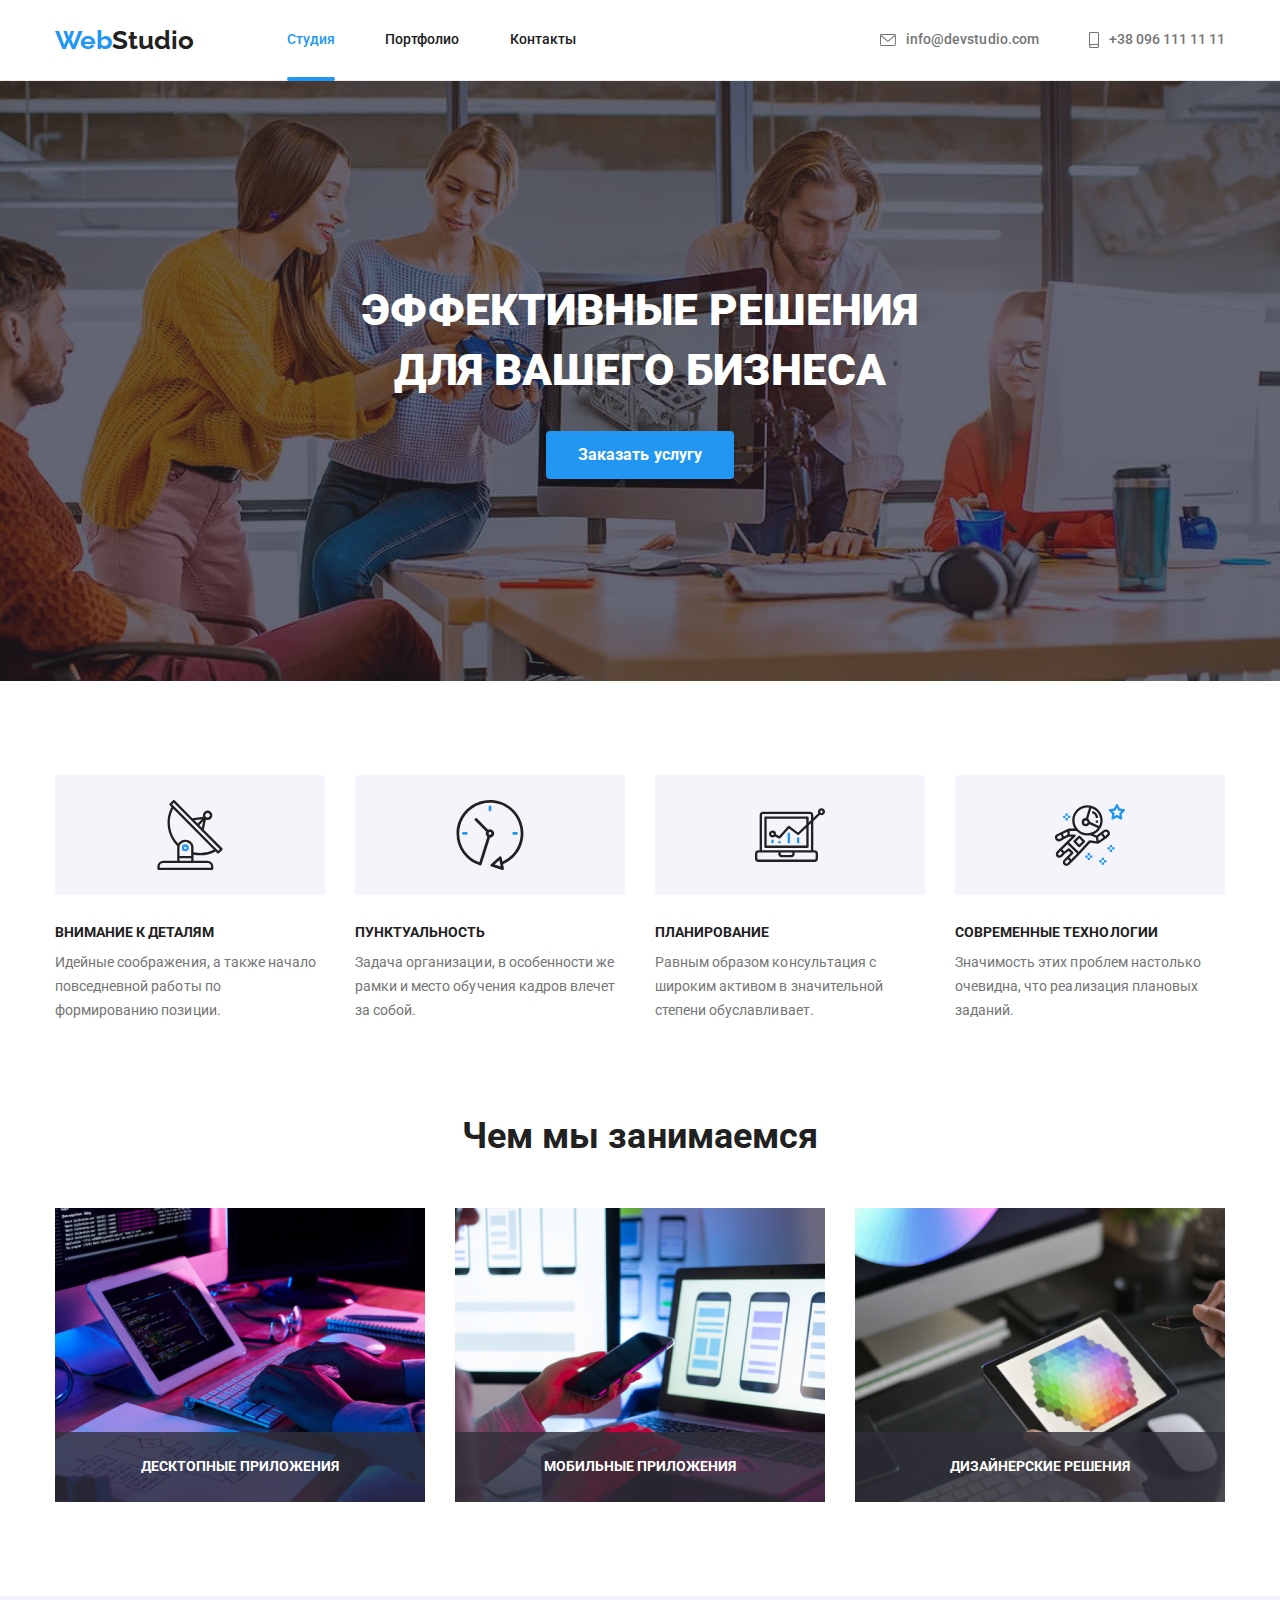
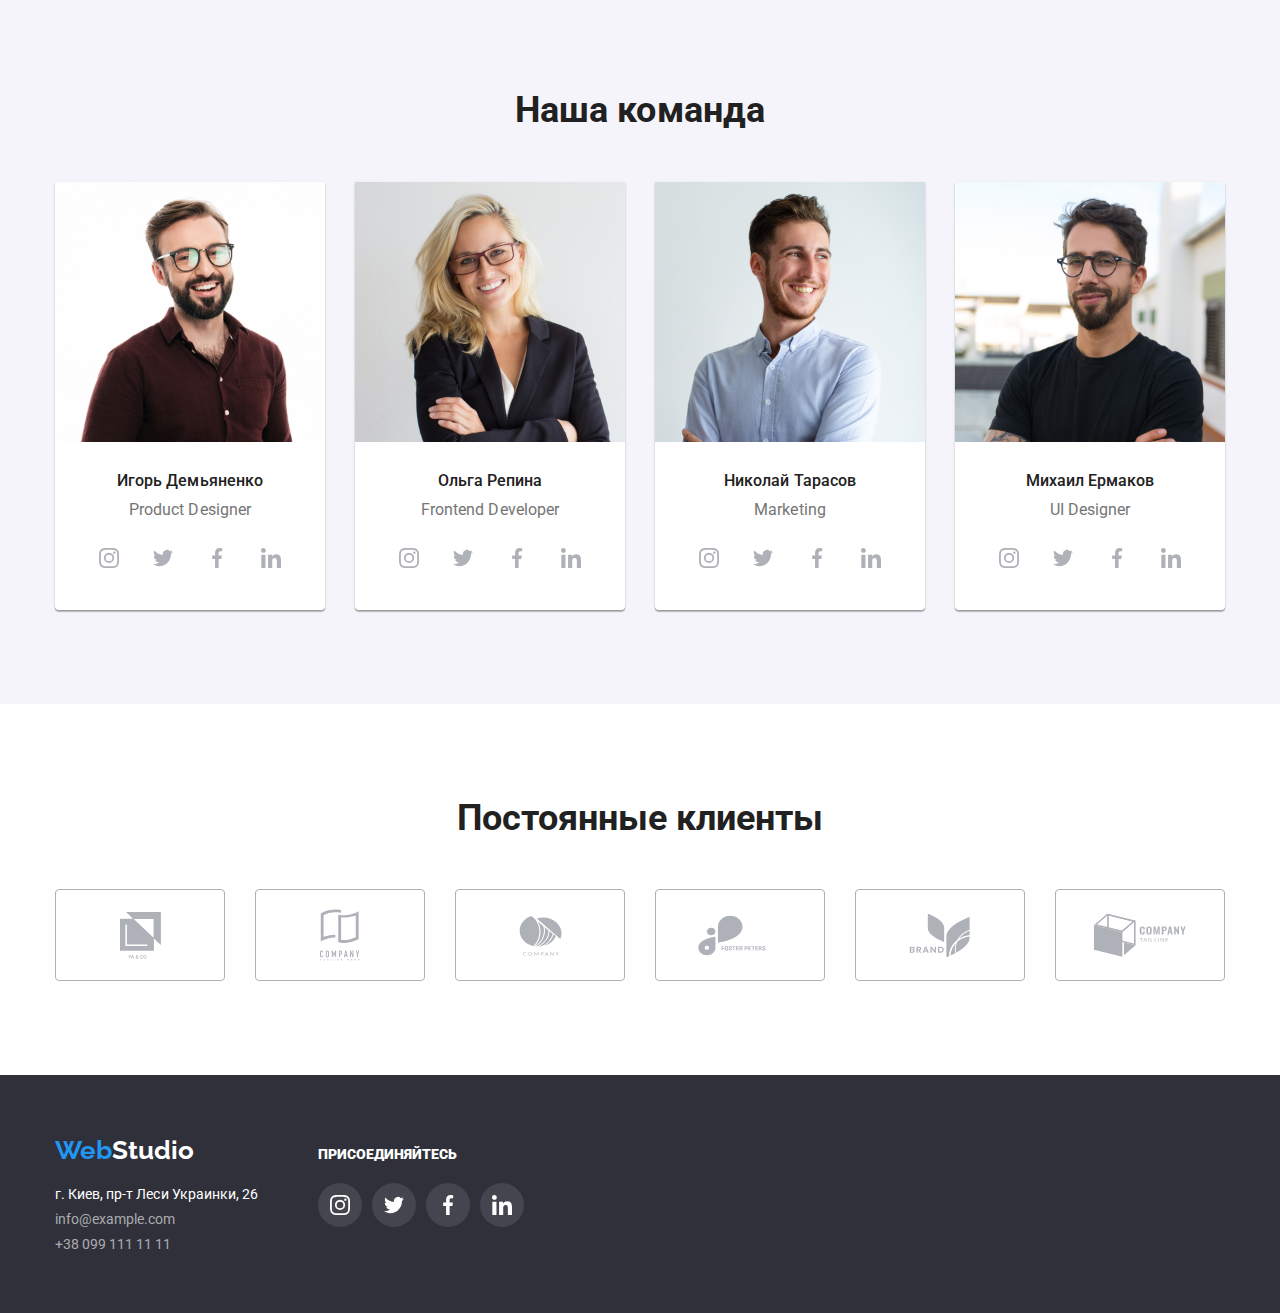
<file: index.html>
<!DOCTYPE html>
<html lang="ru">

<head>
	<meta charset="UTF-8" />
	<meta http-equiv="X-UA-Compatible" content="IE=edge" />
	<meta name="viewport" content="width=device-width, initial-scale=1.0" />
	<title>Студия</title>
	<link rel="preconnect" href="https://fonts.googleapis.com">
	<link rel="preconnect" href="https://fonts.gstatic.com" crossorigin>
	<link href="https://fonts.googleapis.com/css2?family=Raleway:wght@700&family=Roboto:wght@400;500;700;900&display=swap" rel="stylesheet">
	<link rel="stylesheet" href="https://cdnjs.cloudflare.com/ajax/libs/modern-normalize/1.1.0/modern-normalize.min.css">
	<link rel="stylesheet" href="./styles/styles.css" />
</head>

<body>
	<header class="header">
		<div class="conteiner section">
			<nav class="header-nav">
				<a href="./index.html" class="logo link"><span class="logo-web">Web</span>Studio</a>
				<ul class="site-nav list">
					<li class="item"><a href="./index.html" class="link current">Студия</a></li>
					<li class="item"><a href="./portfolio.html" class="link">Портфолио</a></li>
					<li class="item"><a href="#" class="link">Контакты</a></li>
				</ul>
			</nav>

			<ul class="cont-nav list">
				<li class="item">

					<a href="mailto:info@devstudio.com" class="link">
						<svg class="icon-contacts" width="16" height="12">
							<use href="./images/sprite.svg#mail-icon"></use>
						</svg>
						info@devstudio.com
					</a>
				</li>
				<li class="item"><a href="tel:+380961111111" class="link">
						<svg class="icon-contacts" width="10" height="16">
							<use href="./images/sprite.svg#phone-icon"></use>
						</svg>
						+38 096 111 11 11
					</a>
				</li>
			</ul>
		</div>
	</header>
	<main>
		<!--Hero block-->

		<section class="hero section">
			<div class="conteiner">
				<h1 class="title">Эффективные решения для вашего бизнеса</h1>
				<button type="button" class="button primary" data-modal-open>
					<div>
						<p>Заказать услугу</p>
					</div>
				</button>
			</div>


		</section>

		<!--benefits-->
		<section class="benefits section">
			<div class="conteiner">
				<h2 class="font-zero">Преимущества</h2>
				<ul class="benefits-list list">
					<li class="item icon-antenna">
						<h3 class="title">Внимание к деталям</h3>
						<p class="text">Идейные соображения, а также начало повседневной работы по формированию позиции.</p>
					</li>
					<li class="item icon-clock">
						<h3 class="title">Пунктуальность</h3>
						<p class="text">Задача организации, в особенности же рамки и место обучения кадров влечет за собой.</p>
					</li>
					<li class="item icon-diagram">
						<h3 class="title">Планирование</h3>
						<p class="text">Равным образом консультация с широким активом в значительной степени обуславливает.</p>
					</li>
					<li class="item icon-astronaut">
						<h3 class="title">Современные технологии</h3>
						<p class="text">Значимость этих проблем настолько очевидна, что реализация плановых заданий.</p>
					</li>
				</ul>
			</div>
		</section>

		<!--our work-->
		<section class="work section">
			<div class="conteiner">
				<h2 class="title">Чем мы занимаемся</h2>
				<ul class="work-list list">
					<li class="item">
						<div class="work-box"><img src="./images/box1.jpg" alt="разработчик печатает на клавиатуре код" width="370" height="300" />
							<p class="work-text text">Десктопные приложения</p>
						</div>
					</li>
					<li class="item">
						<div class="work-box">
							<img src="./images/box2.jpg" alt="адоптация для мобильных устройств" width="370" height="300" />
							<p class="work-text text">Мобильные приложения</p>
						</div>
					</li>
					<li class="item">
						<div class="work-box">
							<img src="./images/box3.jpg" alt="дизайнер рассматривает палитру цветов на планшете" width="370" height="300" />
							<p class="work-text text">Дизайнерские решения</p>
						</div>
					</li>
				</ul>
			</div>
		</section>

		<!--Team section-->
		<section class="team section">
			<div class="conteiner">
				<h2 class="title">Наша команда</h2>
				<ul class="team-list list">
					<li class="item">
						<img class="team-photo" src="./images/ihor-photo.jpg" alt="фото игоря демьяненко" width="270" height="260" />
						<h3 class="team-title title">Игорь Демьяненко</h3>
						<p class="text">Product Designer</p>
						<div class="social-conteiner">
							<ul class="social-list list">
								<li class="social-item">
									<a href="https://www.instagram.com/" class="social-link">
										<svg class="social-icon" width="20" height="20">
											<use href="./images/sprite.svg#instagram-icon">
											</use>
										</svg>
									</a>

								</li>
								<li class="social-item">
									<a href="https://twitter.com/" class="social-link">
										<svg class="social-icon" width="20" height="20">
											<use href="./images/sprite.svg#twitter-icon"></use>
										</svg>
									</a>

								</li>
								<li class="social-item"><a href="https://www.facebook.com/" class="social-link">
										<svg class="social-icon" width="20" height="20">
											<use href="./images/sprite.svg#facebook-icon"></use>
										</svg>
									</a>

								</li>
								<li class="social-item"><a href="https://www.linkedin.com/" class="social-link">
										<svg class="social-icon" width="20" height="20">
											<use href="./images/sprite.svg#linkedin-icon">
											</use>
										</svg>
									</a>

								</li>
							</ul>
						</div>
					</li>
					<li class="item">
						<img class="team-photo" src="./images/olga-photo.jpg" alt="фото иольги репиной" width="270" height="260" />
						<h3 class="team-title title">Ольга Репина</h3>
						<p class="text">Frontend Developer</p>
						<div class="social-conteiner">
							<ul class="social-list list">
								<li class="social-item">
									<a href="https://www.instagram.com/" class="social-link">
										<svg class="social-icon" width="20" height="20">
											<use href="./images/sprite.svg#instagram-icon">
											</use>
										</svg>
									</a>

								</li>
								<li class="social-item">
									<a href="https://twitter.com/" class="social-link">
										<svg class="social-icon" width="20" height="20">
											<use href="./images/sprite.svg#twitter-icon"></use>
										</svg>
									</a>

								</li>
								<li class="social-item"><a href="https://www.facebook.com/" class="social-link">
										<svg class="social-icon" width="20" height="20">
											<use href="./images/sprite.svg#facebook-icon"></use>
										</svg>
									</a>

								</li>
								<li class="social-item"><a href="https://www.linkedin.com/" class="social-link">
										<svg class="social-icon" width="20" height="20">
											<use href="./images/sprite.svg#linkedin-icon">
											</use>
										</svg>
									</a>

								</li>
							</ul>
						</div>
					</li>
					<li class="item">
						<img class="team-photo" src="./images/nikolay-photo.jpg" alt="фото николая тарасова" width="270" height="260" />
						<h3 class="team-title title">Николай Тарасов</h3>
						<p class="text">Marketing</p>
						<div class="social-conteiner">
							<ul class="social-list list">
								<li class="social-item">
									<a href="https://www.instagram.com/" class="social-link">
										<svg class="social-icon" width="20" height="20">
											<use href="./images/sprite.svg#instagram-icon">
											</use>
										</svg>
									</a>

								</li>
								<li class="social-item">
									<a href="https://twitter.com/" class="social-link">
										<svg class="social-icon" width="20" height="20">
											<use href="./images/sprite.svg#twitter-icon"></use>
										</svg>
									</a>

								</li>
								<li class="social-item"><a href="https://www.facebook.com/" class="social-link">
										<svg class="social-icon" width="20" height="20">
											<use href="./images/sprite.svg#facebook-icon"></use>
										</svg>
									</a>

								</li>
								<li class="social-item"><a href="https://www.linkedin.com/" class="social-link">
										<svg class="social-icon" width="20" height="20">
											<use href="./images/sprite.svg#linkedin-icon">
											</use>
										</svg>
									</a>

								</li>
							</ul>
						</div>
					</li>
					<li class="item">
						<img class="team-photo" src="./images/mikhail-photo.jpg" alt="фото михаила ермакова" width="270" height="260" />
						<h3 class="team-title title">Михаил Ермаков</h3>
						<p class="text">UI Designer</p>
						<div class="social-conteiner">
							<ul class="social-list list">
								<li class="social-item">
									<a href="https://www.instagram.com/" class="social-link">
										<svg class="social-icon" width="20" height="20">
											<use href="./images/sprite.svg#instagram-icon">
											</use>
										</svg>
									</a>

								</li>
								<li class="social-item">
									<a href="https://twitter.com/" class="social-link">
										<svg class="social-icon" width="20" height="20">
											<use href="./images/sprite.svg#twitter-icon"></use>
										</svg>
									</a>

								</li>
								<li class="social-item"><a href="https://www.facebook.com/" class="social-link">
										<svg class="social-icon" width="20" height="20">
											<use href="./images/sprite.svg#facebook-icon"></use>
										</svg>
									</a>

								</li>
								<li class="social-item"><a href="https://www.linkedin.com/" class="social-link">
										<svg class="social-icon" width="20" height="20">
											<use href="./images/sprite.svg#linkedin-icon">
											</use>
										</svg>
									</a>

								</li>
							</ul>
						</div>
					</li>
				</ul>
			</div>
		</section>

		<!-- Clients -->
		<section class="clients section">
			<div class="conteiner">
				<h2 class="title">Постоянные клиенты</h2>
				<ul class="client-list list">
					<li class="client-item">
						<svg class="clients-icon" width="41px" height="47px">
							<use href="./images/sprite.svg#company-icon-1"></use>
						</svg>
					</li>
					<li class="client-item">
						<svg class="clients-icon" width="40" height="52">
							<use href="./images/sprite.svg#company-icon-2"></use>
						</svg>
					</li>
					<li class="client-item">
						<svg class="clients-icon" width="43" height="41">
							<use href="./images/sprite.svg#company-icon-3"></use>
						</svg>
					</li>
					<li class="client-item">
						<svg class="clients-icon" width="84" height="41">
							<use href="./images/sprite.svg#company-icon-4"></use>
						</svg>
					</li>
					<li class="client-item">
						<svg class="clients-icon" width="62" height="45">
							<use href="./images/sprite.svg#company-icon-5"></use>
						</svg>
					</li>
					<li class="client-item">
						<svg class="clients-icon" width="94" height="44">
							<use href="./images/sprite.svg#company-icon-6"></use>
						</svg>
					</li>
				</ul>
			</div>
		</section>

	</main>
	<footer class="footer">

		<div class="conteiner">
			<div class="address-conteiner">
				<a href="./index.html" class="logo link"><span class="logo-web">Web</span><span class="logo-studio">Studio</span></a>
				<address class="address">
					<ul class="list">
						<li class="address-item"><a href="#" class="address-link">г. Киев, пр-т Леси Украинки, 26</a></li>
						<li class="address-mail"><a href="mailto:info@example.com" class="link">info@example.com</a></li>
						<li><a href="tel:+380991111111" class="link">+38 099 111 11 11</a></li>
					</ul>
				</address>
			</div>
			<div class="footer-social">
				<p class="title"><strong>присоединяйтесь</strong></p>
				<ul class="social-list list">
					<li class="social-item">
						<a href="https://www.instagram.com/" class="social-link">
							<svg class="social-icon" width="20" height="20">
								<use href="./images/sprite.svg#instagram-icon">
								</use>
							</svg>
						</a>

					</li>
					<li class="social-item">
						<a href="https://twitter.com/" class="social-link">
							<svg class="social-icon" width="20" height="20">
								<use href="./images/sprite.svg#twitter-icon"></use>
							</svg>
						</a>

					</li>
					<li class="social-item"><a href="https://www.facebook.com/" class="social-link">
							<svg class="social-icon" width="20" height="20">
								<use href="./images/sprite.svg#facebook-icon"></use>
							</svg>
						</a>

					</li>
					<li class="social-item"><a href="https://www.linkedin.com/" class="social-link">
							<svg class="social-icon" width="20" height="20">
								<use href="./images/sprite.svg#linkedin-icon">
								</use>
							</svg>
						</a>

					</li>
				</ul>
			</div>
		</div>
		</div>


	</footer>

	<div class="backdrop is-hidden" data-modal>
		<div class="modal">
			<button class="close-btn button" data-modal-close>
				<svg class=icon-close width="18" height="18">
					<use href="./images/sprite.svg#close-icon"></use>
				</svg></button>
		</div>
	</div>
	<script src="./js/modal.js"></script>
</body>

</html>
</file>
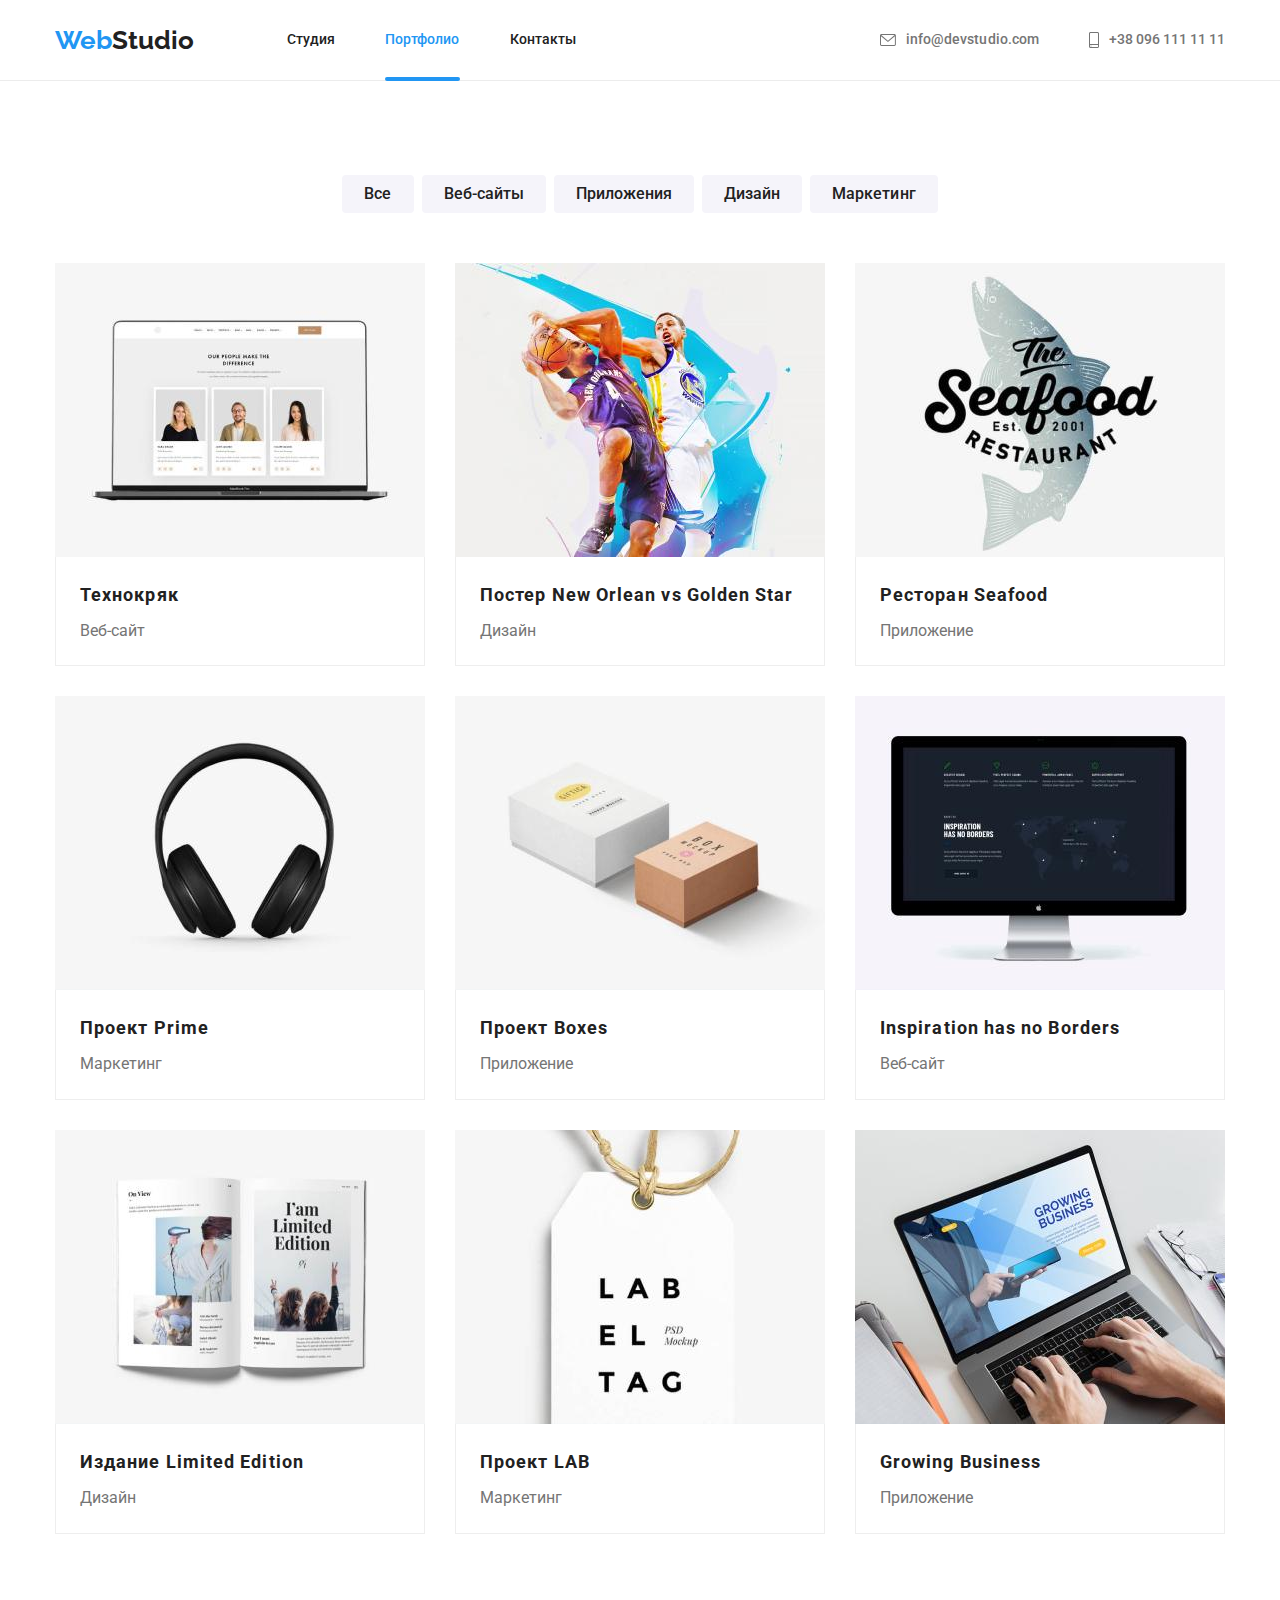
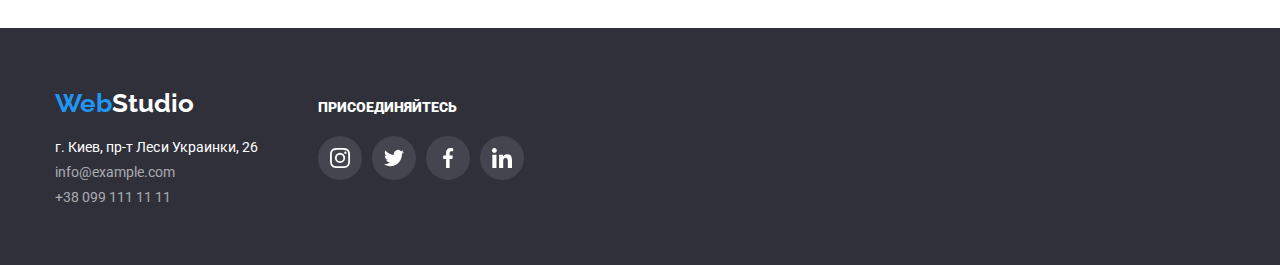
<file: portfolio.html>
<!DOCTYPE html>
<html lang="ru">

<head>
	<meta charset="UTF-8" />
	<meta http-equiv="X-UA-Compatible" content="IE=edge" />
	<meta name="viewport" content="width=device-width, initial-scale=1.0" />
	<title>Портфолио</title>
	<link rel="preconnect" href="https://fonts.googleapis.com">
	<link rel="preconnect" href="https://fonts.gstatic.com" crossorigin>
	<link href="https://fonts.googleapis.com/css2?family=Raleway:wght@700&family=Roboto:wght@400;500;700;900&display=swap" rel="stylesheet">
	<link rel="stylesheet" href="https://cdnjs.cloudflare.com/ajax/libs/modern-normalize/1.1.0/modern-normalize.min.css">
	<link rel="stylesheet" href="./styles/styles.css" />
</head>

<body>
	<header class="header">
		<div class="conteiner section">
			<nav class="header-nav">
				<a href="./index.html" class="logo link"><span class="logo-web">Web</span>Studio</a>
				<ul class="site-nav list">
					<li class="item"><a href="./index.html" class="link">Студия</a></li>
					<li class="item"><a href="./portfolio.html" class="link current">Портфолио</a></li>
					<li class="item"><a href="#" class="link">Контакты</a></li>
				</ul>
			</nav>

			<ul class="cont-nav list">
				<li class="item">

					<a href="mailto:info@devstudio.com" class="link">
						<svg class="icon-contacts" width="16" height="12">
							<use href="./images/sprite.svg#mail-icon"></use>
						</svg>
						info@devstudio.com
					</a>
				</li>
				<li class="item"><a href="tel:+380961111111" class="link">
						<svg class="icon-contacts" width="10" height="16">
							<use href="./images/sprite.svg#phone-icon"></use>
						</svg>
						+38 096 111 11 11
					</a>
				</li>
			</ul>
		</div>
	</header>
	<main>
		<section class="exempl section">
			<div class="conteiner">
				<h1 class="font-zero">Примеры работ</h1>
				<ul class="filtr-list list">
					<li class="item"><button type="button" class="button">Все</button></li>
					<li class="item"><button type="button" class="button">Веб-сайты</button></li>
					<li class="item"><button type="button" class="button">Приложения</button></li>
					<li class="item"><button type="button" class="button">Дизайн</button></li>
					<li class="item"><button type="button" class="button">Маркетинг</button></li>
				</ul>

				<ul class="project-list list">
					<li class="item ">
						<a href="#" class="link">
							<div class="project-tumb">
								<img src="./images/technocryak.jpg" alt="пример проекта технокряк" width="370" />
								<div class="overlay">
									<p class="tumb-text">Ресурс предлагает комплексные предложения с разным уровнем функционала и сервисов. Все это
										позволит посетителю получить исчерпывающие сведения о компании или частном лице.</p>
								</div>

							</div>


							<div class="card-info">
								<h2 class="title">Технокряк</h2>
								<p class="text">Веб-сайт</p>
							</div>
						</a>
					</li>
					<li class="item">
						<a href="#" class="link">
							<div class="project-tumb">
								<img src="./images/new-orlean.jpg" alt="дизайн постера нью орлеан против голден стар" width="370" />
								<div class="overlay">
									<p class="tumb-text"></p>
								</div>

							</div>
							<div class="card-info">
								<h2 class="title">Постер New Orlean vs Golden Star</h2>
								<p class="text">Дизайн</p>
							</div>
						</a>
					</li>
					<li class="item">
						<a href="#" class="link">
							<div class="project-tumb">
								<img src="./images/seafood.jpg" alt="пример дизайна приложения для ресторана си фуд" width="370" />
								<div class="overlay">
									<p class="tumb-text"></p>
								</div>

							</div>
							<div class="card-info">
								<h2 class="title">Ресторан Seafood</h2>
								<p class="text">Приложение</p>
							</div>
						</a>
					</li>
					<li class="item">
						<a href="#" class="link">
							<div class="project-tumb">
								<img src="./images/prime.jpg" alt="пример проекта по маркетингу прайм" width="370" />
								<div class="overlay">
									<p class="tumb-text"></p>
								</div>

							</div>
							<div class="card-info">
								<h2 class="title">Проект Prime</h2>
								<p class="text">Маркетинг</p>
							</div>
						</a>
					</li>
					<li class="item">
						<a href="#" class="link">
							<div class="project-tumb">
								<img src="./images/boxes.jpg" alt="пример дизайна приложения боксэс" width="370" />
								<div class="overlay">
									<p class="tumb-text"></p>
								</div>

							</div>
							<div class="card-info">
								<h2 class="title">Проект Boxes</h2>
								<p class="text">Приложение</p>
							</div>
						</a>
					</li>
					<li class="item">
						<a href="#" class="link">
							<div class="project-tumb">
								<img src="./images/borders.jpg" alt="пример дизайна веб сайта инспарейшен но хэс бордер" width="370" />
								<div class="overlay">
									<p class="tumb-text"></p>
								</div>

							</div>
							<div class="card-info">
								<h2 class="title">Inspiration has no Borders</h2>
								<p class="text">Веб-сайт</p>
							</div>
						</a>
					</li>
					<li class="item">
						<a href="#" class="link">
							<div class="project-tumb">
								<img src="./images/limited-edition.jpg" alt="пример дизайна издания лимитед эдишн" width="370" />
								<div class="overlay">
									<p class="tumb-text"></p>
								</div>

							</div>
							<div class="card-info">
								<h2 class="title">Издание Limited Edition</h2>
								<p class="text">Дизайн</p>
							</div>
						</a>
					</li>
					<li class="item">
						<a href="#" class="link">
							<div class="project-tumb">
								<img src="./images/lab.jpg" alt="пример проекта по маркетингу лаб" width="370" />
								<div class="overlay">
									<p class="tumb-text"></p>
								</div>

							</div>
							<div class="card-info">
								<h2 class="title">Проект LAB</h2>
								<p class="text">Маркетинг</p>
							</div>
						</a>
					</li>
					<li class="item">
						<a href="#" class="link">
							<div class="project-tumb">
								<img src="./images/growing-business.jpg" alt="пример дизайна приложения гроуинг бизнес" width="370" />
								<div class="overlay">
									<p class="tumb-text"></p>
								</div>

							</div>
							<div class="card-info">
								<h2 class="title">Growing Business</h2>
								<p class="text">Приложение</p>
							</div>
						</a>
					</li>
				</ul>
			</div>
		</section>
	</main>
	<footer class="footer">

		<div class="conteiner">
			<div class="address-conteiner">
				<a href="./index.html" class="logo link"><span class="logo-web">Web</span><span class="logo-studio">Studio</span></a>
				<address class="address">
					<ul class="list">
						<li class="address-item"><a href="#" class="address-link">г. Киев, пр-т Леси Украинки, 26</a></li>
						<li class="address-mail"><a href="mailto:info@example.com" class="link">info@example.com</a></li>
						<li><a href="tel:+380991111111" class="link">+38 099 111 11 11</a></li>
					</ul>
				</address>
			</div>
			<div class="footer-social">
				<p class="title"><strong>присоединяйтесь</strong></p>
				<ul class="social-list list">
					<li class="social-item">
						<a href="https://www.instagram.com/" class="social-link">
							<svg class="social-icon" width="20" height="20">
								<use href="./images/sprite.svg#instagram-icon">
								</use>
							</svg>
						</a>

					</li>
					<li class="social-item">
						<a href="https://twitter.com/" class="social-link">
							<svg class="social-icon" width="20" height="20">
								<use href="./images/sprite.svg#twitter-icon"></use>
							</svg>
						</a>

					</li>
					<li class="social-item"><a href="https://www.facebook.com/" class="social-link">
							<svg class="social-icon" width="20" height="20">
								<use href="./images/sprite.svg#facebook-icon"></use>
							</svg>
						</a>

					</li>
					<li class="social-item"><a href="https://www.linkedin.com/" class="social-link">
							<svg class="social-icon" width="20" height="20">
								<use href="./images/sprite.svg#linkedin-icon">
								</use>
							</svg>
						</a>

					</li>
				</ul>
			</div>
		</div>
		</div>


	</footer>
</body>

</html>
</file>
<file: styles/styles.css>
:root {
	--accent-color: #2196f3;
	--primary-text-color: #212121;
	--secondary-text-color: #757575;
	--secondary-text-white: #ffffff;
	--primary-bg-white: #ffffff;
	--secondary-bg-grey: #f5f4fa;
	--secondary-bg-black: #2f303a;
	--border-card-colour: #eeeeee;
	--border-header-colour: #ececec;
	--primary-icon-colour: #afb1b8;
	--footer-bg-icon: rgba(255, 255, 255, 0.1);
}
html {
	box-sizing: border-box;
}
*,
*::after,
*::before {
	box-sizing: inherit;
}
h1,
h2,
h3,
h4,
h5,
h6,
p {
	margin: 0;
}

body {
	font-family: Roboto, sans-serif;
	font-size: 14px;
	background-color: var(--primary-bg-white);
	color: var(--primary-text-color);
	letter-spacing: 0.03px;
}

img {
	display: block;
	max-width: 100%;
	height: auto;
}
/* УТИЛИТЫ */

.section {
	padding-top: 94px;
	padding-bottom: 94px;
}

.conteiner {
	width: 1200px;
	margin: 0 auto;
	padding: 0px 15px;
}

.list {
	list-style: none;
	font-style: normal;
	padding-left: 0;
	margin: 0;
}

.link {
	display: block;
	text-decoration: none;
	color: inherit;
	outline: none;
}
.current {
	color: var(--accent-color);
}

.title {
	color: var(--primary-text-color);
	font-weight: 700;
	line-height: 1.16;
}

.button {
	font-family: Roboto, sans-serif;
	color: var(--primary-text-color);
	background-color: var(--secondary-bg-grey);
	cursor: pointer;
	border: none;
	text-align: center;
	outline: none;
}
.font-zero {
	position: absolute;
	width: 1px;
	height: 1px;
	overflow: hidden;
	opacity: 0;
	margin-top: -1px;
}

.text {
	color: var(--secondary-text-color);
}
/* HEADER */

.header {
	border-bottom: 1px solid var(--border-header-colour);
}
.header .conteiner {
	display: flex;
}
.logo {
	font-family: Raleway, sans-serif;
	font-weight: 700;
	font-size: 26px;
	line-height: 1.19;
}

.logo-web {
	color: var(--accent-color);
}

.site-nav,
.cont-nav,
.header-nav {
	letter-spacing: 0.02px;
	display: flex;
	align-items: center;
}

.site-nav {
	font-weight: 500;
	line-height: 1.14;
	margin-left: 93px;
}

.icon-contacts {
	margin-right: 10px;
	fill: currentColor;
}

.site-nav .link:hover,
.site-nav .link:focus {
	color: var(--accent-color);
}

.site-nav .link,
.cont-nav .link {
	display: flex;
	padding: 32px 0;
	align-items: center;
	position: relative;
	transition-property: color;
	transition-duration: 250ms;
	transition-timing-function: cubic-bezier(0.4, 0, 0.2, 1);
}

.site-nav .current::after {
	content: "";
	position: absolute;
	bottom: -1px;
	left: 0;
	width: 100%;
	height: 4px;
	background-color: var(--accent-color);
	border-radius: 2px;
}
.site-nav .link::after {
	content: "";
	transition-property: background-color;
	transition-duration: 250ms;
	transition-timing-function: cubic-bezier(0.4, 0, 0.2, 1);
}

.site-nav .link:hover::after {
	content: "";
	position: absolute;
	bottom: -1px;
	left: 0;
	width: 100%;
	height: 4px;
	background-color: var(--accent-color);
	border-radius: 2px;
}

.site-nav .item:not(:last-child),
.cont-nav .item:not(:last-child) {
	margin-right: 50px;
}
.cont-nav {
	color: var(--secondary-text-color);
	font-weight: 500;
	line-height: 1.14;
	margin-left: auto;
}

.cont-nav .link:hover,
.cont-nav .link:focus {
	color: var(--accent-color);
}

/* MAIN */

/* HERO */

.hero {
	padding: 200px 0;
	max-width: 1600px;
	height: 600px;
	margin-left: auto;
	margin-right: auto;
	background-color: var(--secondary-bg-black);
	background-image: linear-gradient(rgba(47, 48, 58, 0.4), rgba(47, 48, 58, 0.4)), url("../images/hero-background.jpg");
	background-repeat: no-repeat;
	background-position: center;
	background-size: cover;
}

.hero .conteiner {
	width: 650px;
	text-align: center;
	padding: 0;
}

.hero .title {
	color: var(--secondary-text-white);
	font-weight: 900;
	font-size: 44px;
	line-height: 1.36;
	letter-spacing: 0.06px;
	text-align: center;
	text-transform: uppercase;
	margin-bottom: 30px;
}

.hero .button {
	font-weight: 700;
	font-size: 16px;
	line-height: 1.8;
	letter-spacing: 0.06px;
}

.button.primary {
	color: var(--secondary-text-white);
	background-color: var(--accent-color);
	padding: 10px 32px;
	border-radius: 4px;
	text-align: center;
	box-shadow: 0px 4px 4px rgba(0, 0, 0, 0.15);
}

/* BENEFITS */
.benefits .section {
	padding: 0;
}
.benefits .title {
	font-weight: 700;
	line-height: 1.14;
	text-transform: uppercase;
	margin-bottom: 10px;
	font-size: 14px;
}

.benefits-list {
	display: flex;
}
.benefits-list .item:not(:last-child) {
	margin-right: 30px;
}
.benefits-list .item {
	width: 270px;
}

.benefits-list .item::before {
	display: block;
	height: 120px;
	border-radius: 4px;
	content: "";
	background-color: var(--secondary-bg-grey);
	margin-bottom: 30px;
	background-repeat: no-repeat;
	background-position: center;
}

.benefits-list .icon-antenna::before {
	background-image: url("../images/icon-antenna.svg");
}
.benefits-list .icon-clock::before {
	background-image: url("../images/icon-clock.svg");
}
.benefits-list .icon-diagram::before {
	background-image: url("../images/icon-diagram.svg");
}
.benefits-list .icon-astronaut::before {
	background-image: url("../images/icon-astronaut.svg");
}

.benefits .text {
	line-height: 1.7;
	margin: 0;
}

/* OUR WORK */
.work {
	padding-top: 0;
}

.work-box {
	position: relative;
}

.work-text {
	display: flex;
	justify-content: center;
	align-items: center;
	position: absolute;
	line-height: 1.14;
	font-weight: 700;
	text-transform: uppercase;
	color: var(--secondary-text-white);
	background: rgba(47, 48, 58, 0.8);
	width: 100%;
	height: 70px;
	bottom: 0;
}

.work .title {
	text-align: center;
	font-size: 36px;
	margin-bottom: 50px;
}

.work-list {
	display: flex;
	justify-content: center;
}

.work-list .item:not(:last-child) {
	margin-right: 30px;
}

/* OUR TEAM */
.team {
	background-color: var(--secondary-bg-grey);
	text-align: center;
}

.team .title {
	margin-bottom: 50px;
	font-size: 36px;
}

.team-list {
	display: flex;
}

.team-list .item {
	background-color: var(--primary-bg-white);
	box-shadow: 0px 1px 3px rgba(0, 0, 0, 0.12), 0px 1px 1px rgba(0, 0, 0, 0.14), 0px 2px 1px rgba(0, 0, 0, 0.2);
	border-radius: 0px 0px 4px 4px;
}

.team-list .item:not(:last-child) {
	margin-right: 30px;
	width: 270px;
}

.team-photo {
	margin-bottom: 30px;
}

.team-list .title {
	font-weight: 500;
	font-size: 16px;
	line-height: 1.18;
	margin-bottom: 10px;
}
.team-list .text {
	font-size: 16px;
	line-height: 1.18;
	margin: 0;
	margin-bottom: 16px;
}

.social-conteiner {
	margin-bottom: 30px;
}

.social-list {
	display: flex;
	justify-content: center;
}
.social-item:not(:last-child) {
	margin-right: 10px;
}

.social-link {
	display: flex;
	align-items: center;
	width: 44px;
	height: 44px;
	justify-content: center;
	fill: var(--primary-icon-colour);
	border-radius: 50%;
	transition-property: color, background-color, fill;
	transition-duration: 250ms;
	transition-timing-function: cubic-bezier(0.4, 0, 0.2, 1);
}
.social.icon {
	fill: var(--secondary-text-color);
}

.social-link:hover,
.social-link:focus {
	fill: var(--secondary-text-white);
	background-color: var(--accent-color);
	border-radius: 50%;
}

/* Clients */

.clients .title {
	font-size: 36px;
	text-align: center;
	margin-bottom: 50px;
}
.client-list {
	display: flex;
	justify-content: center;

	padding: 0;
	margin: 0;
}

.client-item {
	display: flex;
	align-items: center;
	justify-content: center;
	width: 170px;
	height: 92px;
	border: 1px solid var(--primary-icon-colour);
	border-radius: 4px;
	fill: var(--primary-icon-colour);
	cursor: pointer;
	transition-property: color, background-color, fill;
	transition-duration: 250ms;
	transition-timing-function: cubic-bezier(0.4, 0, 0.2, 1);
}

.client-item:not(:last-child) {
	margin-right: 30px;
}

.client-item:hover,
.client-item:focus {
	fill: var(--accent-color);
	border-color: var(--accent-color);
}
.client-icon {
	display: flex;
}

/* FOOTER */
.footer {
	background-color: var(--secondary-bg-black);
	padding: 60px 0;
}
.footer .conteiner {
	display: flex;
	align-items: baseline;
}

.address-conteiner {
	margin-right: 60px;
}

.logo-studio {
	color: var(--secondary-text-white);
}

.address-link {
	text-decoration: none;
	color: var(--secondary-text-white);
}
.address {
	margin-top: 20px;
}

.address-item {
	margin-bottom: 9px;
}
.address-mail {
	margin-bottom: 9px;
}

.footer .link {
	color: rgba(255, 255, 255, 0.6);
	transition-property: color, background-color, fill;
	transition-duration: 250ms;
	transition-timing-function: cubic-bezier(0.4, 0, 0.2, 1);
}

.address .link:hover,
.address .link:focus {
	color: var(--accent-color);
}

.footer-social .title {
	line-height: 1.14;
	text-transform: uppercase;
	color: var(--primary-bg-white);
	padding-bottom: 20px;
}
.social-list {
	display: flex;
	justify-content: center;
}
.social-item:not(:last-child) {
	margin-right: 10px;
}

.footer-social .social-link {
	display: flex;
	align-items: center;
	width: 44px;
	height: 44px;
	justify-content: center;
	fill: var(--primary-bg-white);
	background-color: rgba(255, 255, 255, 0.1);
	border-radius: 50%;
	transition-property: color, background-color, fill;
	transition-duration: 250ms;
	transition-timing-function: cubic-bezier(0.4, 0, 0.2, 1);
}
.social.icon {
	fill: var(--secondary-text-color);
}

.social-link:hover,
.social-link:focus {
	fill: var(--secondary-text-white);
	background-color: var(--accent-color);
	border-radius: 50%;
}

/* PORTFOLIO STYLES */
.exempl .button {
	font-weight: 500;
	font-size: 16px;
	line-height: 1.6;
	letter-spacing: 0.03px;
	border-radius: 4px;
	padding: 6px 22px;
	transition-property: color, background-color, fill, box-shadow;
	transition-duration: 250ms;
	transition-timing-function: cubic-bezier(0.4, 0, 0.2, 1);
}

.exempl .button:hover,
.exempl .button:focus {
	background-color: var(--accent-color);
	color: var(--secondary-text-white);
	box-shadow: 0px 3px 1px rgba(0, 0, 0, 0.1), 0px 1px 2px rgba(0, 0, 0, 0.08), 0px 2px 2px rgba(0, 0, 0, 0.12);
}

.filtr-list {
	margin-bottom: 50px;
	display: flex;
	justify-content: center;
}
.filtr-list .item:not(:last-child) {
	margin-right: 8px;
}
.exempl .title {
	font-weight: 700;
	font-size: 18px;
	line-height: 2;
	letter-spacing: 0.06em;
}
.exempl .text {
	font-size: 16px;
	line-height: 1.8;
}

.project-list {
	display: flex;
	flex-wrap: wrap;

	margin-bottom: -30px;
	margin-left: -30px;
}

.project-list .item {
	flex-basis: calc(100% / 3 - 30px);
	margin-left: 30px;
	margin-bottom: 30px;
	cursor: pointer;
	transition-property: color, background-color, fill, box-shadow;
	transition-duration: 250ms;
	transition-timing-function: cubic-bezier(0.4, 0, 0.2, 1);
}
.project-list .item:hover,
.project-list .item:focus {
	box-shadow: 0px 1px 1px rgba(0, 0, 0, 0.12), 0px 4px 4px rgba(0, 0, 0, 0.06), 1px 4px 6px rgba(0, 0, 0, 0.16);
}

.card-info {
	padding: 20px 24px;
	border-left: 1px solid var(--border-card-colour);
	border-right: 1px solid var(--border-card-colour);
	border-bottom: 1px solid var(--border-card-colour);
}

.card-info .title {
	margin-bottom: 4px;
}

.project-tumb {
	position: relative;
	overflow: hidden;
}

.overlay {
	position: absolute;
	width: 100%;
	height: 100%;
	bottom: 0;
	left: 0;
	background: rgba(33, 150, 243, 0.9);
	padding: 63px 24px;
	transform: translateY(100%);
	transition: transform 250ms cubic-bezier(0.4, 0, 0.2, 1);
}
.tumb-text {
	color: var(--secondary-text-white);
	font-size: 18px;
	line-height: 1.55;
	font-weight: 400;
}

.project-list .item:hover .overlay,
.project-list .item:focus .overlay {
	transform: translateY(0%);
}

/* MODAL */
.backdrop {
	position: fixed;
	top: 0;
	left: 0;
	background-color: rgba(0, 0, 0, 0.2);
	width: 100%;
	height: 100%;
	opacity: 1;
	transition: opacity 300ms cubic-bezier(0.4, 0, 0.2, 1);
}
.backdrop.is-hidden {
	opacity: 0;
	pointer-events: none;
}

.backdrop.is-hidden .modal {
	transform: translate(50% 50%) scale(0.7);
}
.modal {
	position: absolute;
	top: 50%;
	left: 50%;
	transform: translate(-50%, -50%) scale(1);
	width: 528px;
	height: 581px;
	background-color: var(--primary-bg-white);
	box-shadow: 0px 1px 3px rgba(0, 0, 0, 0.12), 0px 1px 1px rgba(0, 0, 0, 0.14), 0px 2px 1px rgba(0, 0, 0, 0.2);
	border-radius: 4px;
	transition: transform 600ms cubic-bezier(0.4, 0, 0.2, 1);
}
.close-btn.button {
	display: flex;
	align-items: center;
	width: 30px;
	height: 30px;
	background-color: inherit;
	border: 1px solid rgba(0, 0, 0, 0.1);
	border-radius: 50%;
}

.modal .close-btn {
	position: absolute;
	top: 8px;
	right: 8px;
}
</file>
